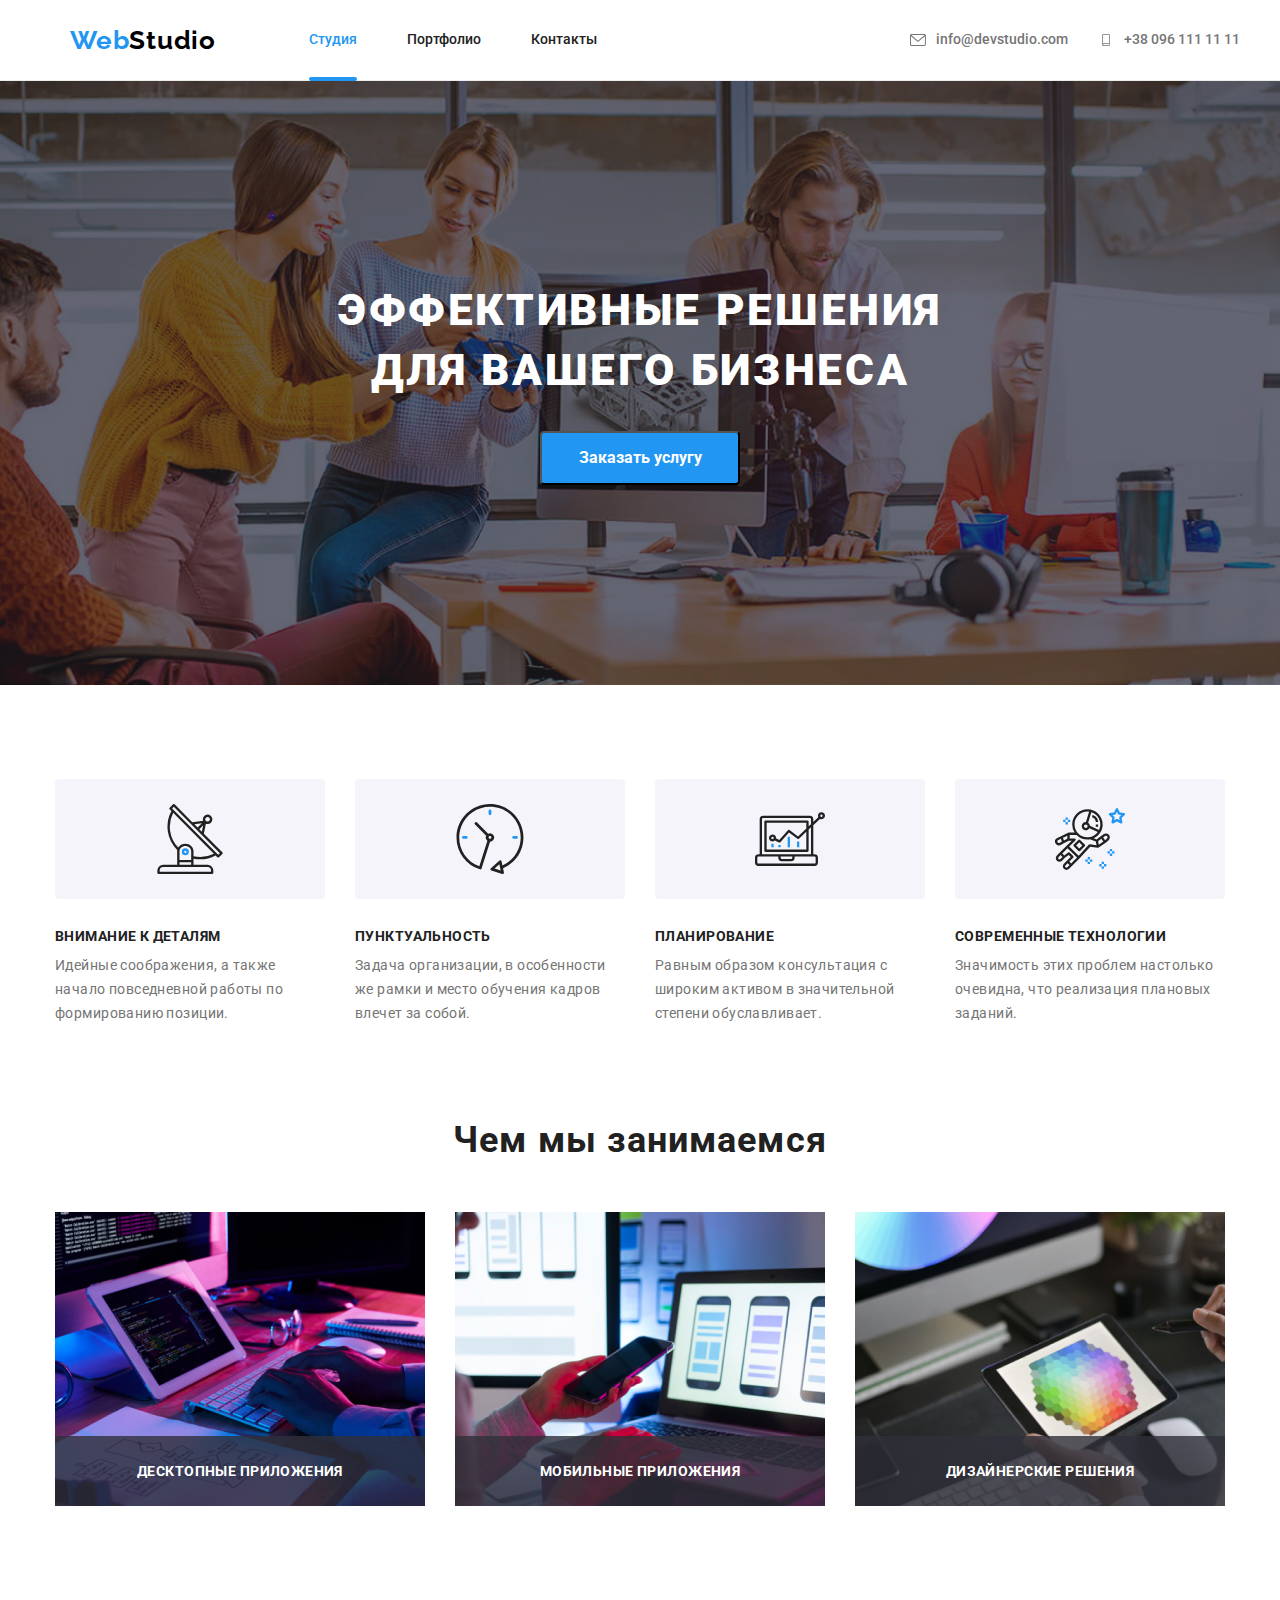
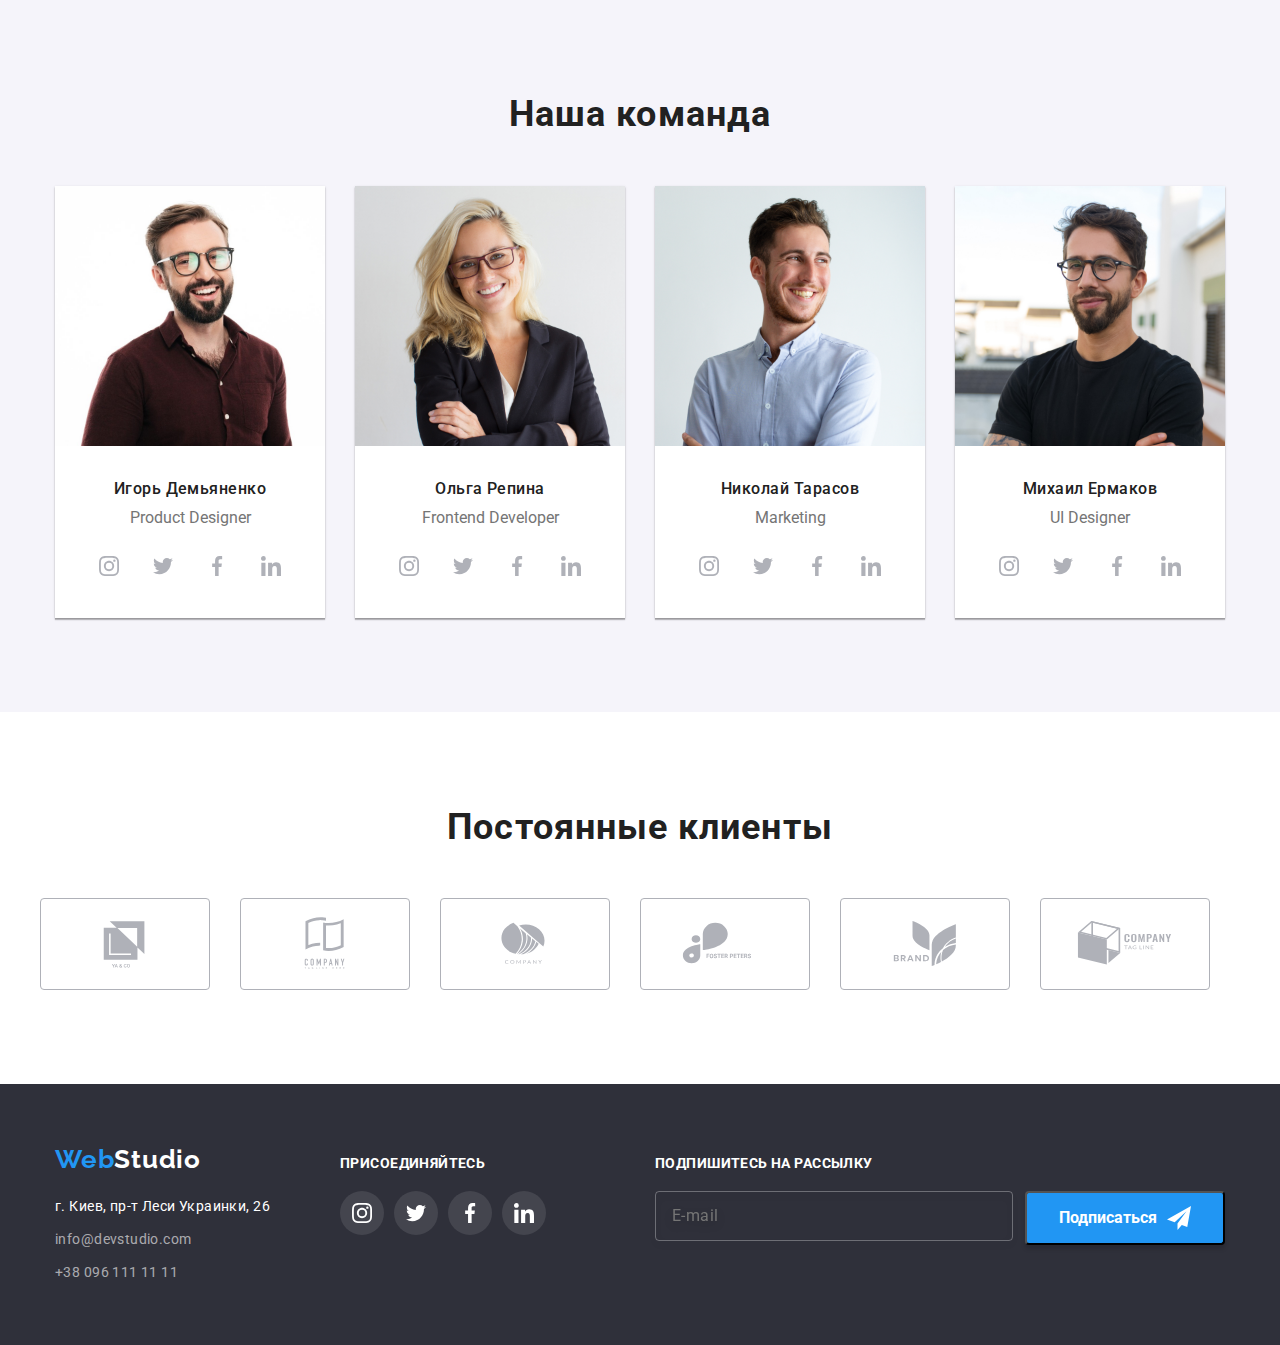
<file: index.html>
<!DOCTYPE html>
<html lang="en">
<head>
    <meta charset="UTF-8">
    <meta http-equiv="X-UA-Compatible" content="IE=edge">
    <meta name="viewport" content="width=device-width, initial-scale=1.0">
    <title>Document</title>
    
    <link rel="preconnect" href="https://fonts.googleapis.com" />
    <link rel="preconnect" href="https://fonts.gstatic.com" />
    <link rel="stylesheet" href="https://cdnjs.cloudflare.com/ajax/libs/modern-normalize/1.1.0/modern-normalize.min.css" />
    <link rel="stylesheet" href="./css/main.min.css" />
    <link href="https://fonts.googleapis.com/css2?family=Raleway:wght@700&family=Roboto:wght@400;500;700;900&display=swap"
    rel="stylesheet"
    />
</head>

<body>
    <!--Верхняя линия-->

    <header class="page-header">
        <div class="container">
            <div class="main-nav">
            <a class="logo-left" href="">Web<span class="logo-right">Studio</span></a>
        
        <nav>
            <ul class="site-nav">
                <li class="item"><a href="./studio.html" class="link nav current">Студия</a></li>
                <li class="item"><a href="./portfolio.html" class="link nav">Портфолио</a></li>
                <li class="item"><a href="" class="link nav">Контакты</a></li>
            </ul>
        </nav>
        
        <ul class="contacts-list">
            <li>
                <a class="link contacts tel" href="emailto:info@devstudio.com" aria-label="mail">
                <svg class="header-icon" width="16" heigth="12px">
                    <use href="./images/icons.svg#icon-envelope"></use>
                </svg>
                info@devstudio.com</a>
            </li>
            <li>
                <a class="link contacts mail" href="tel:+380961111111" aria-label="tel">
                <svg class="header-icon" width="16" heigth="12">
                    <use href="./images/icons.svg#icon-smartphone"></use>
                </svg>
                +38 096 111 11 11</a>
            </li>
        </ul>
        </div>
        </div>
    </header>
        <main>

            <!--Шапка-->

            <section class="order-service">
                <h1 class="title">Эффективные решения <br> для вашего бизнеса</h1>
                <button type="button" class="button" data-modal-open>Заказать услугу</button>
            </section>

            <!--Особенности-->
            
            <section class="feature">
                <div class="container">
                <ul class="feature__list">
                    <li class="feature__card">
                        <div class="feature__icon">
                            <svg class="icon antenna" width="70" height="70">
                                <use href="./images/icons.svg#icon-antenna"></use>
                            </svg>
                        </div>
                        <h3 class="feature__title">Внимание к деталям</h3>
                        <p class="feature__text">Идейные соображения, а также начало повседневной работы по формированию позиции.</p>
                    </li>

                    <li class="feature__card">
                        <div class="feature__icon">
                            <svg class="icon clock" width="70" height="70">
                                <use href="./images/icons.svg#icon-clock"></use>
                            </svg>
                        </div>
                        <h3 class="feature__title">Пунктуальность</h3>
                        <p class="feature__text">Задача организации, в особенности же рамки и место обучения кадров влечет за собой.</p>
                    </li>
                    <li class="feature__card icon-diagram">
                        <div class="feature__icon">
                            <svg class="icon diagram" width="70" height="70">
                                <use href="./images/icons.svg#icon-diagram"></use>
                            </svg>
                        </div>
                        <h3 class="feature__title">Планирование</h3>
                        <p class="feature__text">Равным образом консультация с широким активом в значительной степени обуславливает.</p>
                    </li>
            
                    <li class="feature__card icon-astronaut">
                        <div class="feature__icon">
                            <svg class="icon astronaut" width="70" height="70">
                                <use href="./images/icons.svg#icon-astronaut"></use>
                            </svg>
                        </div>
                        <h3 class="feature__title">Современные технологии</h3>
                        <p class="feature__text">Значимость этих проблем настолько очевидна, что реализация плановых заданий.</p>
                    </li>
                </ul>
                </div>
            </section>
            
            <!--Чем мы занимаемся-->
            
            <section class="section work">
                <div class="container">
                <h2 class="work__title">Чем мы занимаемся</h2>
                <ul class="work__list">
                     <li>
                         <div class="work__example">
                               <img src="./images/box1.jpg" alt="программирование" width="370" height="294">
                               <div class="work__example-title">
                                   <p class="work-title">Десктопные приложения</p></div>
                         </div>
                    </li> 
                     <li>
                         <div class="work__example">
                               <img src="./images/box 2.jpg" alt="мобильные приложения" width="370" height="294">
                               <div class="work__example-title">
                                   <p class="work-title">Мобильные приложения</p></div>
                         </div>
                    </li>
                     <li>
                         <div class="work__example">
                               <img src="./images/box3.jpg" alt="стиллизация" width="370" height="294">
                               <div class="work__example-title">
                                   <p class="work-title">Дизайнерские решения</p></div>
                         </div>
                    </li>
                </ul>
                </div>
            </section>
            
            <!--Наша команда-->
            
            <section class="section-team">
                <div class="container">
                  <h2 class="section-title">Наша команда</h2>
                    <ul class="team-list">
                       <li class="team-card">
                           <img src="./images/img1.jpg" alt="photo Игорь Демьяненко" width="270" height="260">
                            <div class="team-content">
                             <h3 class="title">Игорь Демьяненко</h3>
                              <p class="text">Product Designer</p>
                                <ul class="item-list">
                                <li class="item-team">
                                   <a class="item-icon link" href="" aria-label="icon instagram" >
                                        <svg class="icon-team" width="20" heigth="20">
                                            <use href="./images/icons.svg#icon-instagram"></use>
                                        </svg>
                                     
                                    </a>
                                     <a class="item-icon link" href="" aria-label="icon twitter">
                                        <svg class="icon-team" width="20" heigth="20">
                                            <use href="./images/icons.svg#icon-twitter"></use>
                                        </svg>
                                
                                    </a>
                                    <a class="item-icon link" href="" arial-label="icon facebook">
                                        <svg class="icon-team" width="20" heigth="20">
                                            <use href="./images/icons.svg#icon-facebook"></use>
                                        </svg>
                                    
                                    </a>
                                    <a class="item-icon link" href="" arial-label="icon linkedin">
                                        <svg class="icon-team" width="20" heigth="20">
                                            <use href="./images/icons.svg#icon-linkedin"></use>
                                        </svg>
                                    
                                    </a>
                                </li>
                            </ul>
                            
                        </div>

                    </li>
                    <li class="team-card">
                        <img src="./images/img2.jpg" alt="photo Ольга Репина" width="270" height="260">
                        <div class="team-content">
                            <h3 class="title">Ольга Репина</h3>
                            <p class="text">Frontend Developer</p>

                            <ul class="item-list">
                                <li class="item-team">
                                    <a class="item-icon link" href="" aria-label="icon instagram">
                                        <svg class="icon-team" width="20" heigth="20">
                                            <use href="./images/icons.svg#icon-instagram"></use>
                                        </svg>
                                
                                    </a>
                                    <a class="item-icon link" href="" aria-label="icon twitter">
                                        <svg class="icon-team" width="20" heigth="20">
                                            <use href="./images/icons.svg#icon-twitter"></use>
                                        </svg>
                                
                                    </a>
                                    <a class="item-icon link" href="" arial-label="icon facebook">
                                        <svg class="icon-team" width="20" heigth="20">
                                            <use href="./images/icons.svg#icon-facebook"></use>
                                        </svg>
                                
                                    </a>
                                    <a class="item-icon link" href="" arial-label="icon linkedin">
                                        <svg class="icon-team" width="20" heigth="20">
                                            <use href="./images/icons.svg#icon-linkedin"></use>
                                        </svg>
                                
                                    </a>
                                </li>
                            </ul>
                            
                        </div>
                    </li>
                    <li class="team-card">
                        <img src="./images/img3.jpg" alt="photo Николай Тарасов" width="270" height="260">
                        <div class="team-content">
                            <h3 class="title">Николай Тарасов</h3>
                            <p class="text">Marketing</p>
                            <ul class="item-list">
                                <li class="item-team">
                                    <a class="item-icon link" href="" aria-label="icon instagram">
                                        <svg class="icon-team" width="20" heigth="20">
                                            <use href="./images/icons.svg#icon-instagram"></use>
                                        </svg>
                                
                                    </a>
                                    <a class="item-icon link" href="" aria-label="icon twitter">
                                        <svg class="icon-team" width="20" heigth="20">
                                            <use href="./images/icons.svg#icon-twitter"></use>
                                        </svg>
                                
                                    </a>
                                    <a class="item-icon link" href="" arial-label="icon facebook">
                                        <svg class="icon-team" width="20" heigth="20">
                                            <use href="./images/icons.svg#icon-facebook"></use>
                                        </svg>
                                
                                    </a>
                                    <a class="item-icon link" href="" arial-label="icon linkedin">
                                        <svg class="icon-team" width="20" heigth="20">
                                            <use href="./images/icons.svg#icon-linkedin"></use>
                                        </svg>
                                
                                    </a>
                                </li>
                            </ul>
                            
                        </div>
                    </li>
                    <li class="team-card">
                        <img src="./images/img4.jpg" alt="photo Михаил Ермаков" width="270" height="260">
                        <div class="team-content">
                            <h3 class="title">Михаил Ермаков</h3>
                            <p class="text">UI Designer</p>

                            <ul class="item-list">
                                <li class="item-team">
                                    <a class="item-icon link" href="" aria-label="icon instagram">
                                        <svg class="icon-team" width="20" heigth="20">
                                            <use href="./images/icons.svg#icon-instagram"></use>
                                        </svg>
                                
                                    </a>
                                    <a class="item-icon link" href="" aria-label="icon twitter">
                                        <svg class="icon-team" width="20" heigth="20">
                                            <use href="./images/icons.svg#icon-twitter"></use>
                                        </svg>
                                
                                    </a>
                                    <a class="item-icon link" href="" arial-label="icon facebook">
                                        <svg class="icon-team" width="20" heigth="20">
                                            <use href="./images/icons.svg#icon-facebook"></use>
                                        </svg>
                                
                                    </a>
                                    <a class="item-icon link" href="" arial-label="icon linkedin">
                                        <svg class="icon-team" width="20" heigth="20">
                                            <use href="./images/icons.svg#icon-linkedin"></use>
                                        </svg>
                                
                                    </a>
                                </li>
                            </ul>
                            

                        </div>
                    </li>
                 </ul>
                </div>
            </section>

            <!--Постоянные клиенты-->

            <section class="clients">
                <div class="container">
                  <h2 class="clients__title">Постоянные клиенты</h2>
                    <ul class="clients__list">
                      <li class="clients__item">
                           <a class="clients__logo" href="" aria-label="">
                               <svg class="icon-logo" width="106" heigth="60">
                                <use href="./images/icons.svg#icon-Logo1"></use>
                               </svg>
                           </a>
                      </li>
                      <li class="clients__item">
                           <a class="clients__logo" href="" aria-label="">
                               <svg class="icon-logo" width="106" heigth="60">
                                <use href="./images/icons.svg#icon-Logo2"></use>
                               </svg>
                           </a>
                      </li>
                      <li class="clients__item">
                           <a class="clients__logo" href="" aria-label="">
                               <svg class="icon-logo" width="106" heigth="60">
                                <use href="./images/icons.svg#icon-Logo3"></use>
                               </svg>
                           </a>
                      </li>
                      <li class="clients__item">
                           <a class="clients__logo" href="" aria-label="">
                               <svg class="icon-logo" width="106" heigth="60">
                                <use href="./images/icons.svg#icon-Logo4"></use>
                               </svg>
                           </a>
                      </li>
                      <li class="clients__item">
                           <a class="clients__logo" href="" aria-label="">
                               <svg class="icon-logo" width="106" heigth="60">
                                <use href="./images/icons.svg#icon-Logo5"></use>
                               </svg>
                           </a>
                      </li>
                      <li class="clients__item">
                           <a class="clients__logo" href="" aria-label="">
                               <svg class="icon-logo" width="106" heigth="60">
                                <use href="./images/icons.svg#icon-Logo6"></use>
                               </svg>
                           </a>
                      </li>
                  </ul>
                </div> 
            </section>
            
        </main>
        
        <!--Подвал-->

        <footer class="page-footer">
            <div class="container footer">
                <div class="logo-address">
                    <div class="logo-footer">
                         <a class="logo-left" href="">Web<span class="logo-right">Studio</span></a>
                    </div>
                  <address>
                    <ul class="footer-list">
                       <li><a href="" class="link-address">г. Киев, пр-т Леси Украинки, 26</a></li>
                       <li><a href="" class="link">info@devstudio.com</a></li>
                       <li><a href="" class="link">+38 096 111 11 11</a></li>
                    </ul>
                  </address>
                </div>
                    <div class="social">
                         <h3 class="text-social">присоединяйтесь</h3>
                            <ul class="social-list">
                                <li class="social-item">
                                    <a class="social-icon" href="" aria-label="icon instagram">
                                        <svg class="footer-icon" width="20" heigth="20">
                                           <use href="./images/icons.svg#icon-instagram"></use>
                                        </svg>
                                    </a>
                                </li>
                                <li class="social-item">
                                    <a class="social-icon" href="" aria-label="icon twitter">
                                       <svg class="footer-icon" width="20" heigth="20">
                                           <use href="./images/icons.svg#icon-twitter"></use>
                                       </svg>
                                   </a>
                                </li>
                                <li class="social-item">
                                    <a class="social-icon" href="" aria-label="icon facebook">
                                        <svg class="footer-icon" width="20" heigth="20">
                                            <use href="./images/icons.svg#icon-facebook"></use>
                                        </svg>
                                    </a>
                                </li>
                                <li class="social-item">
                                    <a class="social-icon" href="" aria-label="icon linkedin">
                                        <svg class="footer-icon" width="20" heigth="20">
                                            <use href="./images/icons.svg#icon-linkedin"></use>
                                        </svg>
                                    </a>
                               </li>
                            </ul>
                    </div>
                    <div class="email-form">
                        <p class="email-title">Подпишитесь на рассылку</p>
                        <form class="footer-form" name="footer-form">
                            <label for="user-mail">
                                <input class="footer-input" type="email" name="user-mail" id="user-mail" placeholder="E-mail">
                            </label>
                            <label for="footer-button">
                                <button class="button footer-btn" type="submit">Подписаться
                                    <svg class="icon-send" width="24" height="24">
                                        <use href="./images/icons.svg#icon-icon-send" ></use>
                                    </svg>
                                </button>
                                
                            </label>
                            
                        </form>
                        
                    </div>
            </div>
        </footer>

        <!-- Модальное окно -->

        <div class="backdrop is-hidden" data-modal>
            <div class="form">
                <button class="close" data-modal-close>
                    <svg class="icon-close" width="18" heigth="18">
                        <use href="./images/icons.svg#icon-close-black-18dp-2-1-1"></use>
                    </svg>
                </button>
                <!-- Данные заказчика -->

                <strong class="form-title">Оставьте свои данные, мы вам перезвоним</strong>
                <form class="modal-form">
                    <label class="form-group">
                        <span class="form-label">Имя</span>
                        <span class="form-input-container">
                            <input class="form-input" type="text" name="user-name">
                            <svg class="form-icon" width="18" height="18">
                                <use href="./images/icons.svg#icon-person-black-18dp"></use>
                            </svg>
                        </span>

                    </label>
                    <label class="form-group">
                        <span class="form-label">Телефон</span>
                        <span class="form-input-container">
                           <input class="form-input" type="phone" name="user-phone">
                           <svg class="form-icon" width="18" height="18">
                               <use href="./images/icons.svg#icon-phone-black-18dp"></use>
                           </svg>
                        </span>

                    </label>
                    <label class="form-group">
                        <span class="form-label">Почта</span>
                        <span class="form-input-container">
                           <input class="form-input" type="mail" name="user-email">
                           <svg class="form-icon" width="18" height="18">
                               <use href="./images/icons.svg#icon-email-black-18dp"></use>
                           </svg>
                        </span>

                    </label>
                    <label class="form-comment">
                        <span class="form-label">Коментарий</span>
                        <textarea class="comment" name="comment" id="comment" cols="30" rows="10" placeholder="Введите текст"></textarea>
                    </label>
                    <!-- Соглашение с рассылкой -->
                    <label class="form-policy-group">
                        <input class="custom-checkbox" type="checkbox" name="custom-checkbox">
                        <span class="checkbox">
                            <svg class="checkbox-icon" width="16" height="15">
                                <use href="./images/icons.svg#icon-Vector"></use>
                            </svg>
                        </span>
                        <span class="checkbox-label">
                            Соглашаюсь с рассылкой и принимаю
                            <a class="checkbox-label-link" href="">Условия договора</a>
                        </span>
                    </label>
                    <button class="button btn-submit" type="submit">Отправить</button>
                </form>
            </div>
        </div>

        <script src="./js/modal.js"></script>

    
</body>
</html>
</file>
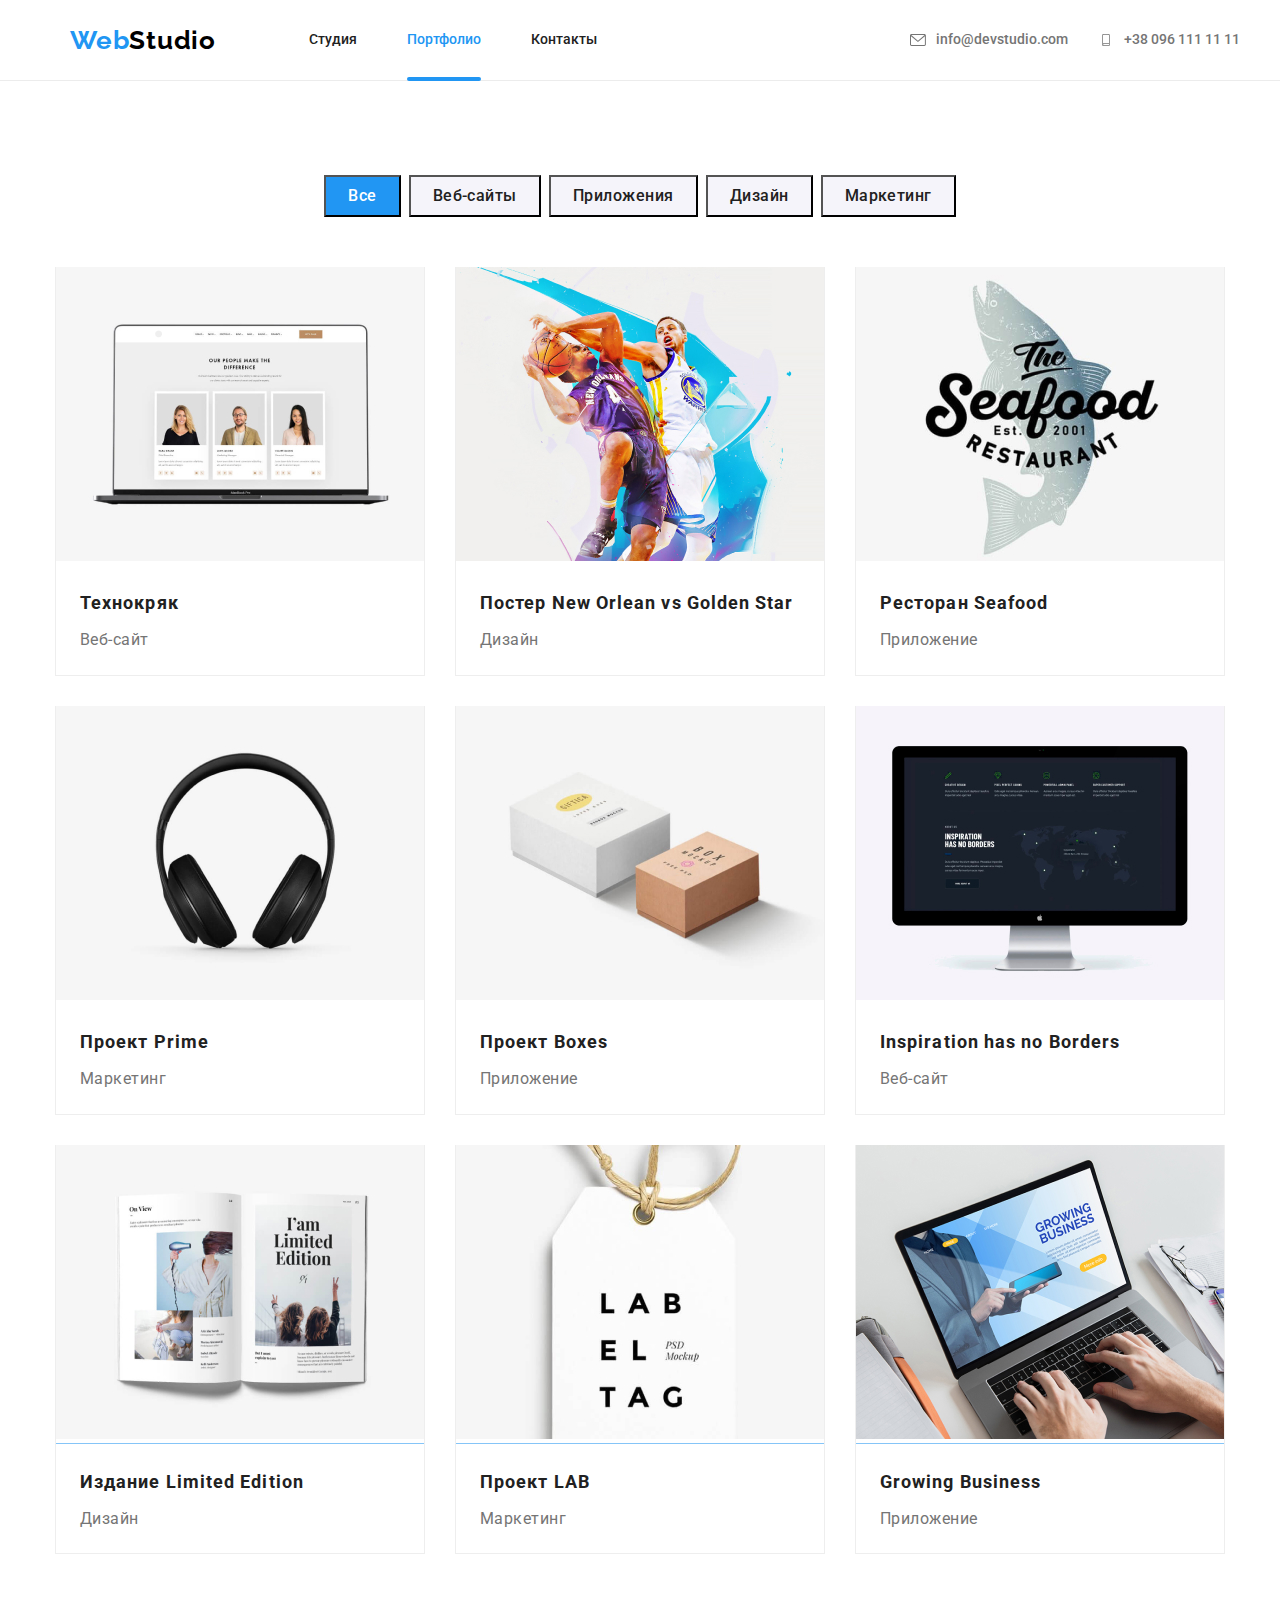
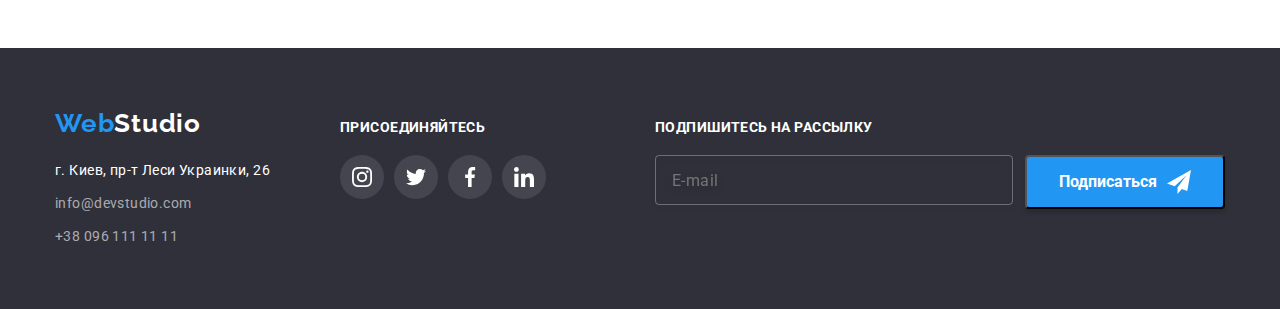
<file: portfolio.html>
<!DOCTYPE html>
<html lang="en">
<head>
    <meta charset="UTF-8">
    <meta http-equiv="X-UA-Compatible" content="IE=edge">
    <meta name="viewport" content="width=device-width, initial-scale=1.0">
    <title>Document</title>

    <link rel="preconnect" href="https://fonts.googleapis.com" />
    <link rel="preconnect" href="https://fonts.gstatic.com" />
    <link rel="stylesheet"
        href="https://cdnjs.cloudflare.com/ajax/libs/modern-normalize/1.1.0/modern-normalize.min.css" />
    <link rel="stylesheet" href="./css/main.min.css" />
    <link
        href="https://fonts.googleapis.com/css2?family=Raleway:wght@700&family=Roboto:wght@400;500;700;900&display=swap"
        rel="stylesheet" />
</head>
<body>
    <!--Верхняя линия-->
    
    <header class="page-header">
        <div class="container">
            <div class="main-nav">
                <a class="logo-left" href="">Web<span class="logo-right">Studio</span></a>
    
                <nav>
                    <ul class="site-nav">
                        <li class="item"><a href="./studio.html" class="link nav">Студия</a></li>
                        <li class="item"><a href="./portfolio.html" class="link nav current">Портфолио</a></li>
                        <li class="item"><a href="" class="link nav">Контакты</a></li>
                    </ul>
                </nav>
    
                <ul class="contacts-list">
                    <li>
                        <a class="link contacts tel" href="emailto:info@devstudio.com" aria-label="mail">
                            <svg class="header-icon" width="16" heigth="12px">
                                <use href="./images/icons.svg#icon-envelope"></use>
                            </svg>
                            info@devstudio.com</a>
                    </li>
                    <li>
                        <a class="link contacts mail" href="tel:+380961111111" aria-label="tel">
                            <svg class="header-icon" width="16" heigth="12">
                                <use href="./images/icons.svg#icon-smartphone"></use>
                            </svg>
                            +38 096 111 11 11</a>
                    </li>
                </ul>
            </div>
        </div>
    </header>
    
    <!-- Портфолио -->
    
    <section class="portfolio">
        <div class="container">
            <div class="filter">
        <ul class="filter-list">
            <li> <button class="btn-all" type="button">Все</button></li>
            <li> <button class="btn" type="button">Веб-сайты</button></li>
            <li> <button class="btn" type="button">Приложения</button></li>
            <li> <button class="btn" type="button">Дизайн</button></li>
            <li> <button class="btn" type="button">Маркетинг</button></li>
        </ul>
        </div>

        <ul class="project">
            <li class="container-project">
                <div class="thumb">
                  <img src="./images/portfolio.img/img.jpg" alt="Веб-сайт">
                   <div class="overlay">
                        <p class="overlay-text">
                            Ресурс предлагает комплексные предложения с разным уровнем функционала и сервисов. Все это позволит посетителю получить
                            исчерпывающие сведения о компании или частном лице.
                        </p>
                   </div>
                </div>
                        <div class="content">
                            <h2 class="title">Технокряк</h2>
                            <p class="text">Веб-сайт</p>
                        </div>
                
            </li>
            <li class="container-project">
                <div class="thumb">
                    <img src="./images/portfolio.img/img(1).jpg" alt="Дизайн">
                    <div class="overlay">
                        <p class="overlay-text">
                               Ресурс предлагает комплексные предложения с разным уровнем функционала и сервисов. Все это позволит посетителю получить исчерпывающие сведения о компании или частном лице.
                        </p>
                    </div>
                </div>
                
                <div class="content">
                    <h2 class="title">Постер New Orlean vs Golden Star</h2>
                    <p class="text">Дизайн</p>
                </div>
                
            </li>
            <li class="container-project">
                <div class="thumb">
                    <img src="./images/portfolio.img/img(2).jpg" alt="Приложение">
                    <div class="overlay">
                        
                        <p class="overlay-text">
                               Ресурс предлагает комплексные предложения с разным уровнем функционала и сервисов. Все это позволит посетителю получить исчерпывающие сведения о компании или частном лице.
                        </p>
                    </div>
                </div>
                
                <div class="content">
                    <h2 class="title">Ресторан Seafood</h2>
                    <p class="text">Приложение</p>
                </div>
                
            </li>
            <li class="container-project">
                <div class="thumb">
                    <img src="./images/portfolio.img/img(3).jpg" alt="Маркетинг">
                    <div class="overlay">
                        
                        <p class="overlay-text">
                               Ресурс предлагает комплексные предложения с разным уровнем функционала и сервисов. Все это позволит посетителю получить исчерпывающие сведения о компании или частном лице.
                        </p>
                    </div>
                </div>
                
                <div class="content">
                    <h2 class="title">Проект Prime</h2>
                    <p class="text">Маркетинг</p>
                </div>
                
            </li>
            <li class="container-project">
                <div class="thumb">
                    <img src="./images/portfolio.img/img(4).jpg" alt="Приложение">
                    <div class="overlay">
                        
                        <p class="overlay-text">
                               Ресурс предлагает комплексные предложения с разным уровнем функционала и сервисов. Все это позволит посетителю получить исчерпывающие сведения о компании или частном лице.
                        </p>
                    </div>
                </div>
                
                <div class="content">
                    <h2 class="title">Проект Boxes</h2>
                    <p class="text">Приложение</p>
                </div>
                
            </li>
            <li class="container-project">
                <div class="thumb">
                    <img src="./images/portfolio.img/img(5).jpg" alt="Веб-сайт">
                    <div class="overlay">
                        
                        <p class="overlay-text">
                               Ресурс предлагает комплексные предложения с разным уровнем функционала и сервисов. Все это позволит посетителю получить исчерпывающие сведения о компании или частном лице.
                        </p>
                    </div>
                </div>
                
                <div class="content">
                    <h2 class="title">Inspiration has no Borders</h2>
                    <p class="text">Веб-сайт</p>
                </div>
                
            </li>
            <li class="container-project">
                <div class="thumb">
                    <img src="./images/portfolio.img/img(6).jpg" alt="Дизайн">
                    <div class="overlay">
                        
                        <p class="overlay-text">
                               Ресурс предлагает комплексные предложения с разным уровнем функционала и сервисов. Все это позволит посетителю получить исчерпывающие сведения о компании или частном лице.
                        </p>
                    </div>
                </div>
                
                <div class="content">
                     <h2 class="title">Издание Limited Edition</h2>
                     <p class="text">Дизайн</p>
                </div>
                
            </li>
            <li class="container-project">
                <div class="thumb">
                    <img src="./images/portfolio.img/img(7).jpg" alt="Маркетинг">
                    <div class="overlay">
                        
                        <p class="overlay-text">
                               Ресурс предлагает комплексные предложения с разным уровнем функционала и сервисов. Все это позволит посетителю получить исчерпывающие сведения о компании или частном лице.
                        </p>
                    </div>
                </div>
                
                <div class="content">
                    <h2 class="title">Проект LAB</h2>
                    <p class="text">Маркетинг</p>
                </div>
                
            </li>
            <li class="container-project">
                <div class="thumb">
                    <img src="./images/portfolio.img/img(8).jpg" alt="Приложение">
                    <div class="overlay">
                        
                        <p class="overlay-text">
                               Ресурс предлагает комплексные предложения с разным уровнем функционала и сервисов. Все это позволит посетителю получить исчерпывающие сведения о компании или частном лице.
                        </p>
                    </div>
                </div>
                
                <div class="content">
                    <h2 class="title">Growing Business</h2>
                    <p class="text">Приложение</p>
                </div>
                
            </li>
        </ul>
        </div>
    </section>
    
    <!--Подвал-->
    
    <footer class="page-footer">
        <div class="container footer">
            <div class="logo-address">
                <div class="logo-footer">
                    <a class="logo-left" href="">Web<span class="logo-right">Studio</span></a>
                </div>
                <address>
                    <ul class="footer-list">
                        <li><a href="" class="link-address">г. Киев, пр-т Леси Украинки, 26</a></li>
                        <li><a href="" class="link">info@devstudio.com</a></li>
                        <li><a href="" class="link">+38 096 111 11 11</a></li>
                    </ul>
                </address>
            </div>
            <div class="social">
                <h3 class="text-social">присоединяйтесь</h3>
                <ul class="social-list">
                    <li class="social-item">
                        <a class="social-icon" href="" aria-label="icon instagram">
                            <svg class="footer-icon" width="20" heigth="20">
                                <use href="./images/icons.svg#icon-instagram"></use>
                            </svg>
                        </a>
                    </li>
                    <li class="social-item">
                        <a class="social-icon" href="" aria-label="icon twitter">
                            <svg class="footer-icon" width="20" heigth="20">
                                <use href="./images/icons.svg#icon-twitter"></use>
                            </svg>
                        </a>
                    </li>
                    <li class="social-item">
                        <a class="social-icon" href="" aria-label="icon facebook">
                            <svg class="footer-icon" width="20" heigth="20">
                                <use href="./images/icons.svg#icon-facebook"></use>
                            </svg>
                        </a>
                    </li>
                    <li class="social-item">
                        <a class="social-icon" href="" aria-label="icon linkedin">
                            <svg class="footer-icon" width="20" heigth="20">
                                <use href="./images/icons.svg#icon-linkedin"></use>
                            </svg>
                        </a>
                    </li>
                </ul>
            </div>
            <div class="email-form">
                <p class="email-title">Подпишитесь на рассылку</p>
                <form class="footer-form" name="footer-form">
                    <label for="user-mail">
                        <input class="footer-input" type="email" name="user-mail" id="user-mail" placeholder="E-mail">
                    </label>
                    <label for="footer-button">
                        <button class="button footer-btn" type="submit">Подписаться
                            <svg class="icon-send" width="24" height="24">
                                <use href="./images/icons.svg#icon-icon-send"></use>
                            </svg>
                        </button>
    
                    </label>
    
                </form>
    
            </div>
        </div>
    </footer>

</body>
</html>
</file>
<file: css/main.min.css>
:root{--primary-text-color: #757575;--title-text-color: #212121;--accent-color: #2196F3;--primary-bg-color: #FFFFFF}html{-webkit-box-sizing:border-box;box-sizing:border-box}body{background:var(--primary-bg-color);color:var(--primary-text-color);font-family:Roboto;font-style:normal}.link{text-decoration:none}ul{list-style:none;margin:0;padding:0}h1,h2,h3,p{margin:0}.img{display:block;width:100%;height:auto}*,*::before,*::after{-webkit-box-sizing:inherit;box-sizing:inherit}.container{width:1200px;padding-left:15px;padding-right:15px;margin-left:auto;margin-right:auto}.button{display:inline-block;-webkit-box-align:center;-ms-flex-align:center;align-items:center;min-width:200px;padding:10px 32px;color:var(--primary-bg-color);background-color:#2196F3;-webkit-box-shadow:0px 4px 4px rgba(0,0,0,0.15);box-shadow:0px 4px 4px rgba(0,0,0,0.15);border-radius:4px;font-weight:700;font-size:16px;line-height:1.87;-webkit-transition:background-color 250ms cubic-bezier(0.4, 0, 0.2, 1);transition:background-color 250ms cubic-bezier(0.4, 0, 0.2, 1)}.button:hover,.button:focus{background-color:#188CE8}.text-social{font-style:normal;font-weight:700;font-size:14px;line-height:16px;letter-spacing:0.03em;text-transform:uppercase;margin-bottom:20px;color:#FFFFFF}.social-list{display:-webkit-box;display:-ms-flexbox;display:flex;-webkit-box-pack:center;-ms-flex-pack:center;justify-content:center;-webkit-box-align:center;-ms-flex-align:center;align-items:center}.social-icon{display:-webkit-box;display:-ms-flexbox;display:flex;width:44px;height:44px;margin-right:10px;border-radius:50%;background:rgba(255,255,255,0.1);-webkit-box-pack:center;-ms-flex-pack:center;justify-content:center;-webkit-box-align:center;-ms-flex-align:center;align-items:center;-webkit-transition:background-color 250ms cubic-bezier(0.4, 0, 0.2, 1);transition:background-color 250ms cubic-bezier(0.4, 0, 0.2, 1)}.social-icon:hover,.social-icon:focus{background-color:#2196F3}.social-item:last-child{margin-right:0px}.logo-footer{margin-bottom:20px}.page-footer .logo-left{color:#2196F3;text-decoration:none;font-family:'Raleway';font-style:normal;font-weight:700;font-size:26px;line-height:1.19;letter-spacing:0.03em}.page-footer .logo-right{color:var(--primary-bg-color);text-decoration:none;font-family:'Raleway';font-style:normal;font-weight:700;font-size:26px;line-height:1.19;letter-spacing:0.03em}.logo-address{margin-right:70px}.page-header{border-bottom:1px solid #ECECEC}.page-header .logo-left{color:#2196F3;text-decoration:none;font-family:Raleway;font-weight:700;font-size:26px;line-height:1.19;letter-spacing:.03em}.page-header .logo-right{color:#000000;font-family:'Raleway';font-weight:700;font-size:26px;line-height:1.19;letter-spacing:0.03em}.nav{display:block;padding-top:32px;padding-bottom:32px;position:relative;-webkit-transition:color 250ms cubic-bezier(0.4, 0, 0.2, 1);transition:color 250ms cubic-bezier(0.4, 0, 0.2, 1)}.nav::after{position:absolute;content:'';display:block;bottom:0%;left:0%;width:100%;height:4px;background:#2196F3;border-radius:2px;opacity:0;-webkit-transition:opacity 250ms cubic-bezier(0.4, 0, 0.2, 1);transition:opacity 250ms cubic-bezier(0.4, 0, 0.2, 1)}.site-nav{display:-webkit-box;display:-ms-flexbox;display:flex;margin-left:93px;font-weight:500;font-size:14px;line-height:1.14}.site-nav .item+.item{margin-left:50px}.site-nav .link{color:var(--title-text-color)}.site-nav .link.current{color:var(--accent-color);text-decoration:none}.item .nav:hover,.item .nav:focus{color:var(--accent-color)}.nav.current::after{position:absolute;content:'';display:block;bottom:-1px;left:0%;width:100%;height:4px;background:#2196F3;border-radius:2px;opacity:1}.nav:hover::after,.nav:focus::after{opacity:1}.main-nav{display:-webkit-box;display:-ms-flexbox;display:flex;-webkit-box-align:center;-ms-flex-align:center;align-items:center;width:1200px;padding-left:15px;padding-right:15px;margin-left:auto;margin-right:auto}.contacts-list{display:-webkit-box;display:-ms-flexbox;display:flex;margin-left:auto}.contacts-list li+li{margin-left:30px}.contacts{display:block;padding-top:32px;padding-bottom:32px}.contacts-list .link{color:var(--primary-text-color);font-weight:500;font-size:14px;line-height:1.14;-webkit-transition:color 250ms cubic-bezier(0.4, 0, 0.2, 1);transition:color 250ms cubic-bezier(0.4, 0, 0.2, 1)}.contacts-list .link:hover,.contacts-list .link:focus{color:var(--accent-color)}.tel,.mail{display:-webkit-box;display:-ms-flexbox;display:flex;-webkit-box-align:center;-ms-flex-align:center;align-items:center;color:var(--primary-text-color)}.header-icon{height:12px;margin-right:10px;fill:currentColor;-webkit-transition:color 250ms cubic-bezier(0.4, 0, 0.2, 1);transition:color 250ms cubic-bezier(0.4, 0, 0.2, 1)}.header-icon:hover,.header-icon:focus{color:var(--accent-color)}.order-service{max-width:1600px;margin-left:auto;margin-right:auto;padding-bottom:200px;padding-top:200px;background-color:#C4C4C4;background-image:-webkit-gradient(linear, left top, left bottom, from(rgba(47,48,58,0.4)), to(rgba(47,48,58,0.4))),url(../images/order-service/Img.jpg);background-image:linear-gradient(rgba(47,48,58,0.4), rgba(47,48,58,0.4)),url(../images/order-service/Img.jpg);background-repeat:no-repeat;background-position:center;background-size:cover;text-align:center}.order-service .title{margin-bottom:30px;margin-top:0;color:var(--primary-bg-color);font-weight:900;font-size:44px;line-height:1.36;letter-spacing:0.06em;text-transform:uppercase;text-align:center}.feature{padding-bottom:94px;padding-top:94px}.feature__list{display:-webkit-box;display:-ms-flexbox;display:flex}.feature__list li+li{margin-left:30px}.feature__list .feature__title{margin-bottom:10px;color:var(--title-text-color);font-weight:700;font-size:14px;line-height:1.14;letter-spacing:0.03em;text-transform:uppercase}.feature__list .feature__text{font-size:14px;line-height:1.71;letter-spacing:0.03em}.feature__card{width:270px;height:auto}.feature__icon{display:-webkit-box;display:-ms-flexbox;display:flex;margin-bottom:30px;width:100%;height:120px;-webkit-box-pack:center;-ms-flex-pack:center;justify-content:center;-webkit-box-align:center;-ms-flex-align:center;align-items:center;background:#F5F4FA;border-radius:4px}.work{padding-bottom:94px}.work__list{display:-webkit-box;display:-ms-flexbox;display:flex}.work__list li+li{margin-left:30px}.work__title{margin-bottom:50px;color:var(--title-text-color);font-weight:700;font-size:36px;line-height:1.16;text-align:center;letter-spacing:0.03em}.work__example{display:-webkit-box;display:-ms-flexbox;display:flex;position:relative}.work__example-title{display:-webkit-box;display:-ms-flexbox;display:flex;position:absolute;-webkit-box-align:center;-ms-flex-align:center;align-items:center;-webkit-box-pack:center;-ms-flex-pack:center;justify-content:center;width:370px;height:70px;background:rgba(47,48,58,0.8);bottom:0%;right:0%;font-style:normal;font-weight:700;font-size:14px;line-height:16px;text-align:center;letter-spacing:0.03em;text-transform:uppercase;color:#FFFFFF}.section-team{padding-bottom:94px;padding-top:94px;background-color:#F5F4FA}.section-team .team-card{background:#FFFFFF;-webkit-box-shadow:0px 1px 3px rgba(0,0,0,0.12),0px 1px 1px rgba(0,0,0,0.14),0px 2px 1px rgba(0,0,0,0.2);box-shadow:0px 1px 3px rgba(0,0,0,0.12),0px 1px 1px rgba(0,0,0,0.14),0px 2px 1px rgba(0,0,0,0.2)}.section-team .team-card .text{margin-bottom:16px;color:var(--primary-text-color);font-size:16px;line-height:1.18;text-align:center}.section-team .section-title{margin-bottom:50px;color:var(--title-text-color);font-weight:700;font-size:36px;line-height:1.16;text-align:center;letter-spacing:0.03em}.team-list{display:-webkit-box;display:-ms-flexbox;display:flex}.team-list li+li{margin-left:30px}.team-list .title{margin-bottom:10px;color:var(--title-text-color);font-weight:500;font-size:16px;line-height:1.18;text-align:center;letter-spacing:0.03em}.team-content{text-align:center;padding-top:30px;padding-bottom:30px}.item-list{display:-webkit-box;display:-ms-flexbox;display:flex;-webkit-box-align:center;-ms-flex-align:center;align-items:center;-webkit-box-pack:center;-ms-flex-pack:center;justify-content:center}.item-team{display:-webkit-box;display:-ms-flexbox;display:flex;-webkit-box-pack:center;-ms-flex-pack:center;justify-content:center;-webkit-box-align:center;-ms-flex-align:center;align-items:center}.item-icon{display:-webkit-box;display:-ms-flexbox;display:flex;width:44px;height:44px;margin-right:10px;border-radius:50%;-webkit-box-pack:center;-ms-flex-pack:center;justify-content:center;-webkit-box-align:center;-ms-flex-align:center;align-items:center;background-color:#FFFFFF;-webkit-transition:background-color 250ms cubic-bezier(0.4, 0, 0.2, 1);transition:background-color 250ms cubic-bezier(0.4, 0, 0.2, 1)}.item-icon:last-child{margin-right:0px}.item-icon:hover,.item-icon:focus{background-color:#2196F3}.item-icon:hover .icon-team,.item-icon:focus .icon-team{fill:#FFFFFF}.icon-team{height:20px;fill:#AFB1B8;-webkit-transition:fill 250ms cubic-bezier(0.4, 0, 0.2, 1);transition:fill 250ms cubic-bezier(0.4, 0, 0.2, 1)}.clients{padding-bottom:94px;padding-top:94px}.clients__title{font-style:normal;font-weight:700;font-size:36px;line-height:42px;text-align:center;letter-spacing:0.03em;margin-bottom:50px;color:#212121}.clients__list{display:-webkit-box;display:-ms-flexbox;display:flex;-webkit-box-pack:center;-ms-flex-pack:center;justify-content:center;-webkit-box-align:center;-ms-flex-align:center;align-items:center}.clients__logo{display:-webkit-box;display:-ms-flexbox;display:flex;width:170px;height:92px;-webkit-box-pack:center;-ms-flex-pack:center;justify-content:center;-webkit-box-align:center;-ms-flex-align:center;align-items:center;margin-right:30px;border:1px solid #AFB1B8;border-radius:4px;-webkit-transition:border 250ms cubic-bezier(0.4, 0, 0.2, 1);transition:border 250ms cubic-bezier(0.4, 0, 0.2, 1)}.clients__logo:hover,.clients__logo:focus{border:1px solid #2196F3}.clients__logo:hover .icon-logo,.clients__logo:focus .icon-logo{fill:#2196F3}.clients__item last-child{margin-right:0px}.icon-logo{height:60px;fill:#AFB1B8;-webkit-transition:fill 250ms cubic-bezier(0.4, 0, 0.2, 1);transition:fill 250ms cubic-bezier(0.4, 0, 0.2, 1)}.page-footer{padding-top:60px;padding-bottom:60px;background:#2F303A}.footer{display:-webkit-box;display:-ms-flexbox;display:flex;-webkit-box-align:baseline;-ms-flex-align:baseline;align-items:baseline}.footer-list li+li{margin-top:9px}.footer-list .link-address{font-family:'Roboto';font-style:normal;color:var(--primary-bg-color);text-decoration:none;font-size:14px;line-height:1.71;letter-spacing:0.03em;-webkit-transition:color 250ms cubic-bezier(0.4, 0, 0.2, 1);transition:color 250ms cubic-bezier(0.4, 0, 0.2, 1)}.footer-list .link-address:hover,.footer-list .link-address:focus{color:var(--accent-color)}.footer-list .link{font-family:'Roboto';font-style:normal;color:rgba(255,255,255,0.6);font-size:14px;line-height:1.71;letter-spacing:0.03em;-webkit-transition:color 250ms cubic-bezier(0.4, 0, 0.2, 1);transition:color 250ms cubic-bezier(0.4, 0, 0.2, 1)}.footer-list .link:hover,.footer-list .link:focus{color:var(--accent-color)}.footer-icon{height:20px;fill:#FFFFFF}.footer-form{display:-webkit-box;display:-ms-flexbox;display:flex}.footer-btn{display:-webkit-box;display:-ms-flexbox;display:flex;cursor:pointer;text-align:center}.footer-input{font-style:normal;font-weight:400;font-size:16px;line-height:20px;display:-webkit-box;display:-ms-flexbox;display:flex;-webkit-box-align:center;-ms-flex-align:center;align-items:center;letter-spacing:0.03em;color:rgba(255,255,255,0.6);width:358px;height:50px;margin-right:12px;background-color:transparent;border:1px solid rgba(255,255,255,0.3);-webkit-filter:drop-shadow(0px 4px 4px rgba(0,0,0,0.15));filter:drop-shadow(0px 4px 4px rgba(0,0,0,0.15));border-radius:4px;padding-left:16px;-webkit-transition:outline 250ms cubic-bezier(0.4, 0, 0.2, 1),border-color 250ms cubic-bezier(0.4, 0, 0.2, 1);transition:outline 250ms cubic-bezier(0.4, 0, 0.2, 1),border-color 250ms cubic-bezier(0.4, 0, 0.2, 1)}.footer-input:hover,.footer-input:focus{outline:0;border-color:#fff}.email-form{margin-left:auto}.email-title{font-style:normal;font-weight:700;font-size:14px;line-height:16px;letter-spacing:0.03em;text-transform:uppercase;color:#FFFFFF;margin-bottom:20px}.icon-send{margin-left:10px;fill:currentColor}.backdrop{position:fixed;width:100%;height:100%;top:0%;left:0%;background:rgba(0,0,0,0.2);opacity:1;-webkit-transition:opacity 250ms cubic-bezier(0.4, 0, 0.2, 1),visibility 250ms cubic-bezier(0.4, 0, 0.2, 1);transition:opacity 250ms cubic-bezier(0.4, 0, 0.2, 1),visibility 250ms cubic-bezier(0.4, 0, 0.2, 1)}.backdrop.is-hidden{opacity:0;pointer-events:none;visibility:hidden}.backdrop.is-hidden .form{-webkit-transform:translate(-50%, -50%) scale(0, 5);transform:translate(-50%, -50%) scale(0, 5);opacity:0}.form{position:absolute;padding:40px;width:528px;height:581px;top:50%;left:50%;-webkit-transform:translate(-50%, -50%) scale(1);transform:translate(-50%, -50%) scale(1);background:#FFFFFF;-webkit-box-shadow:0px 1px 3px rgba(0,0,0,0.12),0px 1px 1px rgba(0,0,0,0.14),0px 2px 1px rgba(0,0,0,0.2);box-shadow:0px 1px 3px rgba(0,0,0,0.12),0px 1px 1px rgba(0,0,0,0.14),0px 2px 1px rgba(0,0,0,0.2);border-radius:4px;opacity:1;-webkit-transition:opasity 250ms cubic-bezier(0.4, 0, 0.2, 1),-webkit-transform 250ms cubic-bezier(0.4, 0, 0.2, 1);transition:opasity 250ms cubic-bezier(0.4, 0, 0.2, 1),-webkit-transform 250ms cubic-bezier(0.4, 0, 0.2, 1);transition:transform 250ms cubic-bezier(0.4, 0, 0.2, 1),opasity 250ms cubic-bezier(0.4, 0, 0.2, 1);transition:transform 250ms cubic-bezier(0.4, 0, 0.2, 1),opasity 250ms cubic-bezier(0.4, 0, 0.2, 1),-webkit-transform 250ms cubic-bezier(0.4, 0, 0.2, 1)}.form-title{display:block;font-style:normal;font-weight:700;font-size:20px;line-height:23px;text-align:center;letter-spacing:0.03em;margin-bottom:12px;color:#212121}.form-group{display:block;margin-bottom:10px}.form-group:last-child{margin-bottom:0px}.form-comment{display:block;margin-bottom:20px;font-style:normal;font-weight:400;font-size:12px;line-height:14px;letter-spacing:0.01em;color:#757575}.form-policy-group{display:-webkit-box;display:-ms-flexbox;display:flex;-webkit-box-align:center;-ms-flex-align:center;align-items:center;-webkit-box-pack:center;-ms-flex-pack:center;justify-content:center;margin-bottom:30px;font-family:'Roboto';font-style:normal;font-weight:400;font-size:14px;line-height:24px;letter-spacing:0.03em;color:#757575}.form-label{display:block;margin-bottom:4px;font-style:normal;font-weight:400;font-size:12px;line-height:14px;letter-spacing:0.01em;color:#757575}.form-icon{position:absolute;top:11px;left:12px;-webkit-transition:fill 250ms cubic-bezier(0.4, 0, 0.2, 1);transition:fill 250ms cubic-bezier(0.4, 0, 0.2, 1)}.form-input{display:-webkit-box;display:-ms-flexbox;display:flex;width:100%;height:40px;padding:12px 16px;padding-left:42px;border:1px solid rgba(33,33,33,0.2);border-radius:4px;outline:transparent;-webkit-transition:border-color 250ms cubic-bezier(0.4, 0, 0.2, 1);transition:border-color 250ms cubic-bezier(0.4, 0, 0.2, 1)}.form-input:hover,.form-input:focus{border-color:var(--accent-color)}.form-input-container{position:relative;-webkit-transition:border-color 250ms cubic-bezier(0.4, 0, 0.2, 1);transition:border-color 250ms cubic-bezier(0.4, 0, 0.2, 1)}.form-input-container:focus-within .form-input{border-color:var(--accent-color)}.form-input-container:focus-within .form-icon{fill:var(--accent-color)}.icon-close{width:18px;height:18px}.close{display:-webkit-box;display:-ms-flexbox;display:flex;width:30px;height:30px;position:absolute;top:0%;right:0%;margin-top:8px;margin-right:8px;-webkit-box-pack:center;-ms-flex-pack:center;justify-content:center;-webkit-box-align:center;-ms-flex-align:center;align-items:center;background:#FFFFFF;border:1px solid rgba(0,0,0,0.1);border-radius:50%;-webkit-transition:fill 250ms cubic-bezier(0.4, 0, 0.2, 1);transition:fill 250ms cubic-bezier(0.4, 0, 0.2, 1)}.close:hover,.close:focus{fill:var(--accent-color)}.comment{width:100%;height:120px;background-color:transparent;border:1px solid rgba(33,33,33,0.2);border-radius:4px;resize:none;padding:16px 12px;-webkit-transition:outline 250ms cubic-bezier(0.4, 0, 0.2, 1);transition:outline 250ms cubic-bezier(0.4, 0, 0.2, 1)}.comment:placeholder-shown{font-size:12px;line-height:14px;letter-spacing:0.01em;color:rgba(117,117,117,0.5)}.comment:focus,.comment:hover{outline:1px solid var(--accent-color)}.checkbox{display:-webkit-box;display:-ms-flexbox;display:flex;margin-right:9px;-webkit-box-align:center;-ms-flex-align:center;align-items:center;-webkit-box-pack:center;-ms-flex-pack:center;justify-content:center;width:16px;height:15px;border:2px solid #212121;border-radius:2px;-webkit-transition:background-color 250ms cubic-bezier(0.4, 0, 0.2, 1),border-color 250ms cubic-bezier(0.4, 0, 0.2, 1);transition:background-color 250ms cubic-bezier(0.4, 0, 0.2, 1),border-color 250ms cubic-bezier(0.4, 0, 0.2, 1)}.checkbox-icon{opacity:0;-webkit-transition:opacity 250ms cubic-bezier(0.4, 0, 0.2, 1),fill 250ms cubic-bezier(0.4, 0, 0.2, 1);transition:opacity 250ms cubic-bezier(0.4, 0, 0.2, 1),fill 250ms cubic-bezier(0.4, 0, 0.2, 1)}.checkbox-label{font-style:normal;font-weight:400;font-size:14px;line-height:24px;letter-spacing:0.03em;color:#757575}.checkbox-label-link{font-style:normal;font-weight:400;font-size:14px;line-height:24px;letter-spacing:0.03em;-webkit-text-decoration-line:underline;text-decoration-line:underline;color:#2196F3}.custom-checkbox{-webkit-appearance:none;-moz-appearance:none;appearance:none}.custom-checkbox:checked+.checkbox{background-color:#2196F3;border-color:#2196F3}.custom-checkbox:checked+.checkbox .checkbox-icon{opacity:1;fill:#FFFFFF}.btn-submit{display:-webkit-box;display:-ms-flexbox;display:flex;-webkit-box-align:center;-ms-flex-align:center;align-items:center;-webkit-box-pack:center;-ms-flex-pack:center;justify-content:center;margin-right:auto;margin-left:auto;cursor:pointer;border:none;-webkit-box-shadow:0px 4px 4px rgba(0,0,0,0.15);box-shadow:0px 4px 4px rgba(0,0,0,0.15);border-radius:4px;outline:transparent}.portfolio{padding-top:94px;padding-bottom:94px}.filter-list{display:-webkit-box;display:-ms-flexbox;display:flex;margin-bottom:50px;-webkit-box-align:center;-ms-flex-align:center;align-items:center;-webkit-box-pack:center;-ms-flex-pack:center;justify-content:center}.filter-list li+li{margin-left:8px}.btn{padding:6px 22px;color:var(--title-text-color);background:#F5F4FA;cursor:pointer;font-family:'Roboto';font-style:normal;font-weight:500;font-size:16px;line-height:1.6;text-align:center;letter-spacing:0.03em;-webkit-transition:background-color 250ms cubic-bezier(0.4, 0, 0.2, 1),color 250ms cubic-bezier(0.4, 0, 0.2, 1),-webkit-box-shadow 250ms cubic-bezier(0.4, 0, 0.2, 1);transition:background-color 250ms cubic-bezier(0.4, 0, 0.2, 1),color 250ms cubic-bezier(0.4, 0, 0.2, 1),-webkit-box-shadow 250ms cubic-bezier(0.4, 0, 0.2, 1);transition:background-color 250ms cubic-bezier(0.4, 0, 0.2, 1),color 250ms cubic-bezier(0.4, 0, 0.2, 1),box-shadow 250ms cubic-bezier(0.4, 0, 0.2, 1);transition:background-color 250ms cubic-bezier(0.4, 0, 0.2, 1),color 250ms cubic-bezier(0.4, 0, 0.2, 1),box-shadow 250ms cubic-bezier(0.4, 0, 0.2, 1),-webkit-box-shadow 250ms cubic-bezier(0.4, 0, 0.2, 1)}.btn:hover,.btn:focus{cursor:pointer;color:var(--primary-bg-color);background:#2196F3;-webkit-box-shadow:0px 3px 1px rgba(0,0,0,0.1),0px 1px 2px rgba(0,0,0,0.08),0px 2px 2px rgba(0,0,0,0.12);box-shadow:0px 3px 1px rgba(0,0,0,0.1),0px 1px 2px rgba(0,0,0,0.08),0px 2px 2px rgba(0,0,0,0.12)}.btn-all{padding:6px 22px;font-family:'Roboto';font-style:normal;font-weight:500;font-size:16px;line-height:1.6;text-align:center;letter-spacing:0.03em;color:#FFFFFF;background-color:#2196F3;-webkit-transition:color 250ms cubic-bezier(0.4, 0, 0.2, 1),-webkit-box-shadow 250ms cubic-bezier(0.4, 0, 0.2, 1);transition:color 250ms cubic-bezier(0.4, 0, 0.2, 1),-webkit-box-shadow 250ms cubic-bezier(0.4, 0, 0.2, 1);transition:box-shadow 250ms cubic-bezier(0.4, 0, 0.2, 1),color 250ms cubic-bezier(0.4, 0, 0.2, 1);transition:box-shadow 250ms cubic-bezier(0.4, 0, 0.2, 1),color 250ms cubic-bezier(0.4, 0, 0.2, 1),-webkit-box-shadow 250ms cubic-bezier(0.4, 0, 0.2, 1)}.btn-all:hover,.btn-all:focus{cursor:pointer;color:var(--primary-bg-color);background:#2196F3;-webkit-box-shadow:0px 3px 1px rgba(0,0,0,0.1),0px 1px 2px rgba(0,0,0,0.08),0px 2px 2px rgba(0,0,0,0.12);box-shadow:0px 3px 1px rgba(0,0,0,0.1),0px 1px 2px rgba(0,0,0,0.08),0px 2px 2px rgba(0,0,0,0.12)}.project{display:-webkit-box;display:-ms-flexbox;display:flex;-ms-flex-wrap:wrap;flex-wrap:wrap;margin-right:-30px;margin-bottom:-30px}.project>.container-project{-ms-flex-preferred-size:calc(100% / 3 - 30px);flex-basis:calc(100% / 3 - 30px)}.container-project{width:370px;margin-right:30px;margin-bottom:30px;-webkit-box-sizing:border-box;box-sizing:border-box;background:#FFFFFF;border-bottom:1px solid #EEEEEE;border-left:1px solid #EEEEEE;border-right:1px solid #EEEEEE;-webkit-transition:-webkit-box-shadow 250ms cubic-bezier(0.4, 0, 0.2, 1);transition:-webkit-box-shadow 250ms cubic-bezier(0.4, 0, 0.2, 1);transition:box-shadow 250ms cubic-bezier(0.4, 0, 0.2, 1);transition:box-shadow 250ms cubic-bezier(0.4, 0, 0.2, 1), -webkit-box-shadow 250ms cubic-bezier(0.4, 0, 0.2, 1)}.container-project:hover,.container-project:focus{-webkit-box-shadow:0px 1px 1px rgba(0,0,0,0.12),0px 4px 4px rgba(0,0,0,0.06),1px 4px 6px rgba(0,0,0,0.16);box-shadow:0px 1px 1px rgba(0,0,0,0.12),0px 4px 4px rgba(0,0,0,0.06),1px 4px 6px rgba(0,0,0,0.16)}.container-project:hover .overlay,.container-project:hover .overlay,.container-project:focus .overlay,.container-project:focus .overlay{-webkit-transform:translateY(0);transform:translateY(0)}.container-project .title{margin-bottom:4px;font-weight:700;font-size:18px;line-height:2;letter-spacing:0.06em;color:#212121}.container-project .text{font-size:16px;line-height:1.87;letter-spacing:0.03em;color:#757575}.thumb{position:relative;overflow:hidden}.overlay{position:absolute;top:0;left:0;width:100%;height:100%;background:rgba(33,150,243,0.9);-webkit-transform:translateY(100%);transform:translateY(100%);-webkit-transition:-webkit-transform 250ms cubic-bezier(0.4, 0, 0.2, 1);transition:-webkit-transform 250ms cubic-bezier(0.4, 0, 0.2, 1);transition:transform 250ms cubic-bezier(0.4, 0, 0.2, 1);transition:transform 250ms cubic-bezier(0.4, 0, 0.2, 1), -webkit-transform 250ms cubic-bezier(0.4, 0, 0.2, 1);padding:63px 24px}.overlay-text{font-style:normal;font-weight:400;font-size:18px;line-height:28px;letter-spacing:0.03em;color:#FFFFFF;text-align:left;text-shadow:0px 4px 4px rgba(0,0,0,0.25)}.content{padding:20px 24px}
/*# sourceMappingURL=main.min.css.map */
</file>
